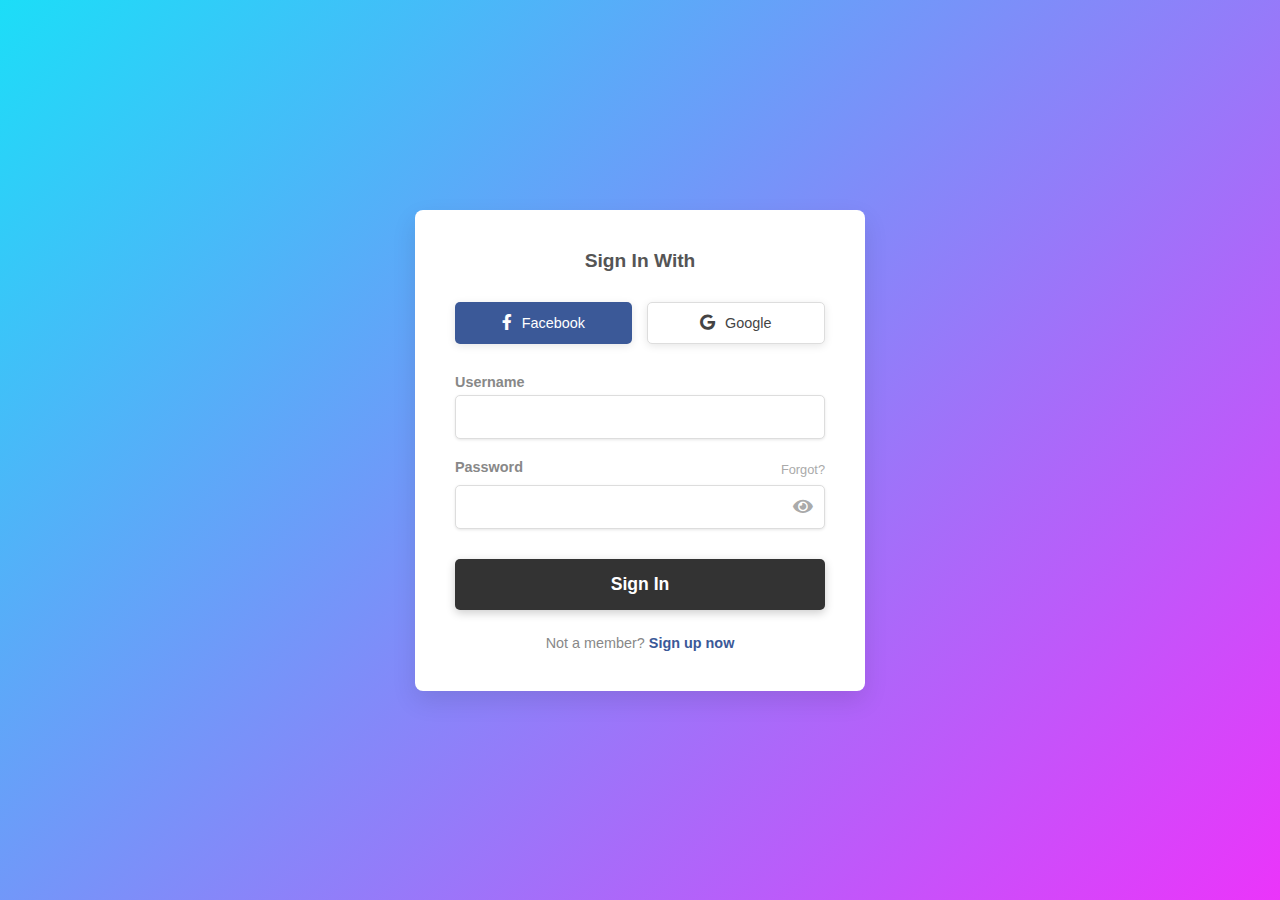
<file: problem-1/index.html>
<!DOCTYPE html>
<html lang="en">
<head>
    <meta charset="UTF-8">
    <meta name="viewport" content="width=device-width, initial-scale=1.0">
    <title>Login Screen</title>
    <link rel="stylesheet" href="https://cdnjs.cloudflare.com/ajax/libs/font-awesome/5.15.4/css/all.min.css">
    <link rel="stylesheet" href="styles.css">
</head>
<body>
    <div class="login-container">
        <h2>Sign In With</h2>

        <div class="social-login">
            <button class="social-btn facebook">
                <i class="fab fa-facebook-f"></i> Facebook
            </button>
            <button class="social-btn google">
                <i class="fab fa-google"></i> Google
            </button>
        </div>

        <form id="loginForm" novalidate>
            <div class="form-group">
                <label for="username">Username</label>
                <input type="text" id="username" name="username" required>
                <div class="error-message" id="usernameError"></div>
            </div>

            <div class="form-group">
                <div class="password-label-container">
                    <label for="password">Password</label>
                    <a href="#" class="forgot-link">Forgot?</a>
                </div>
                <div class="password-input-container">
                    <input type="password" id="password" name="password" required>
                    <button type="button" class="password-toggle" id="passwordToggle">
                        <i class="fas fa-eye" id="toggleIcon"></i>
                    </button>
                </div>
                <div class="error-message" id="passwordError"></div>
            </div>

            <button type="submit" class="login-btn">Sign In</button>
        </form>

        <div class="signup-link">
             Not a member? <a href="#">Sign up now</a>
        </div>
    </div>

    <script src="script.js"></script>
</body>
</html>
</file>
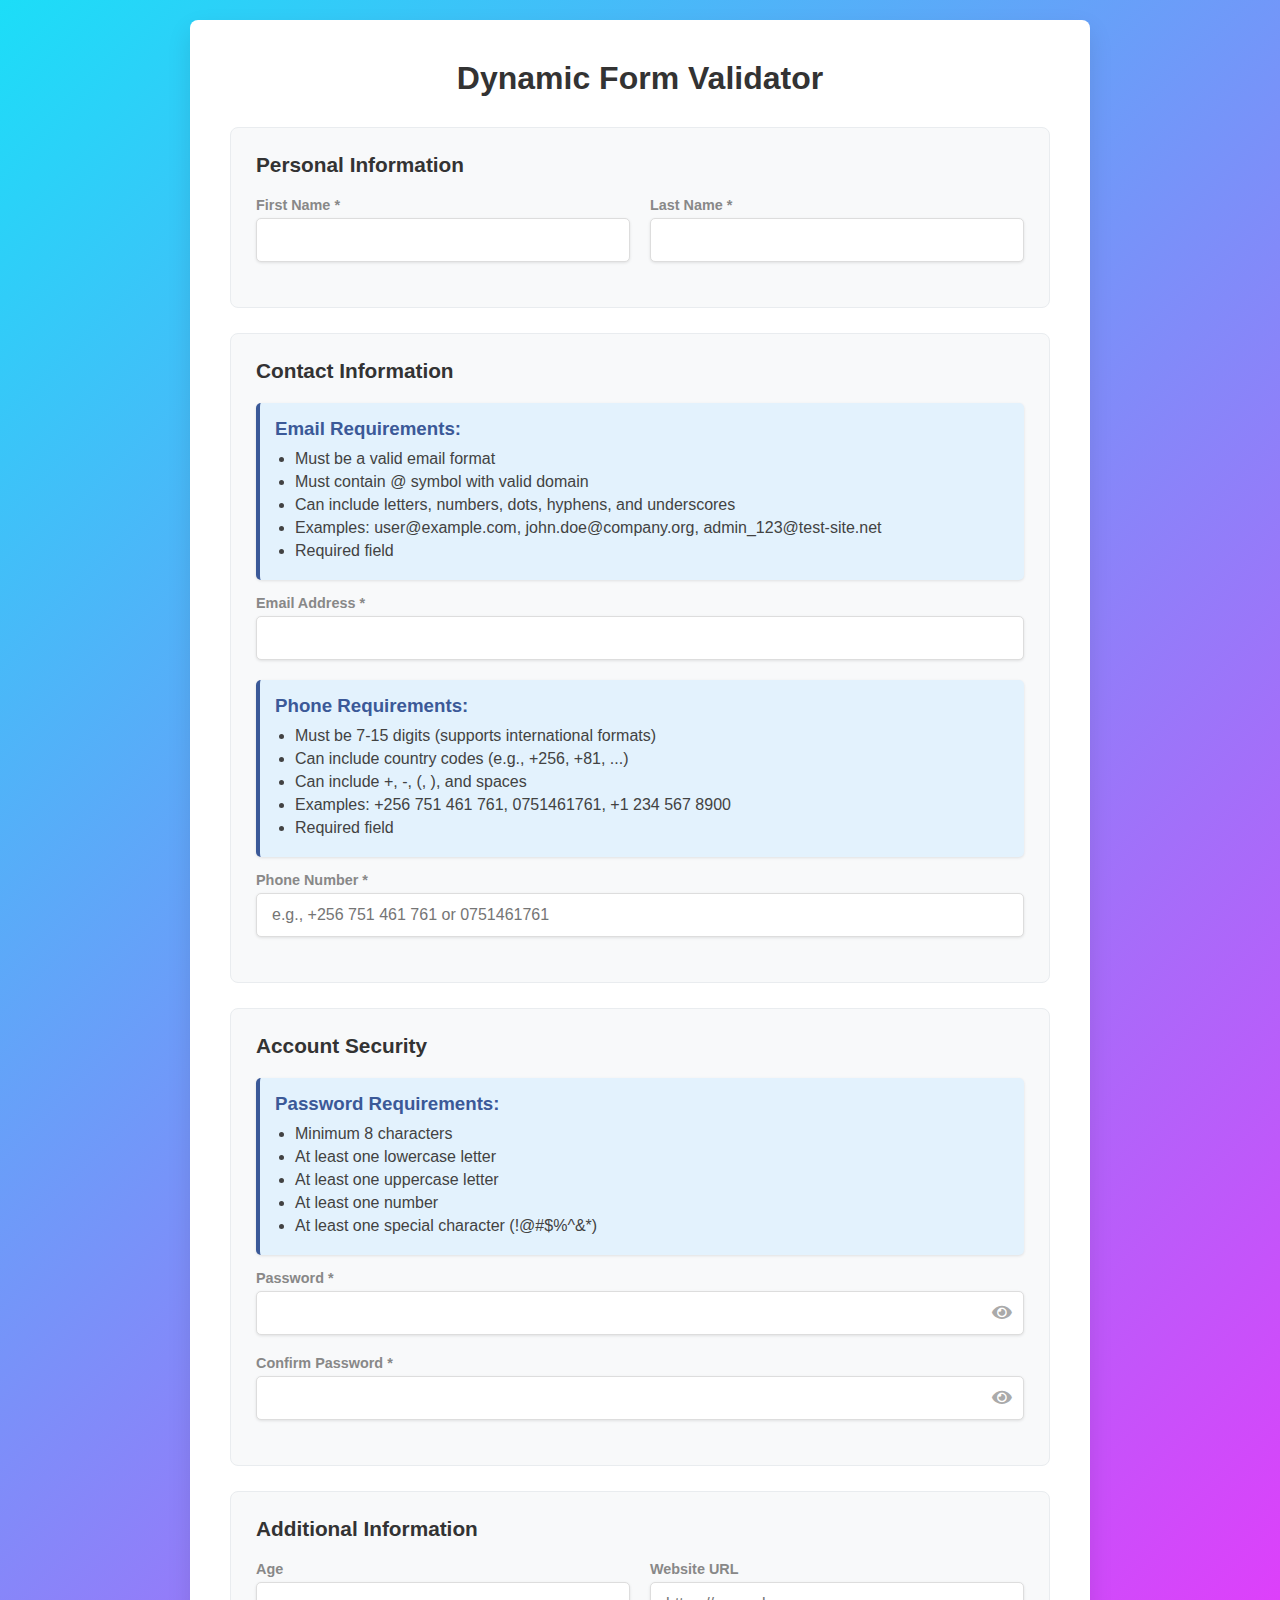
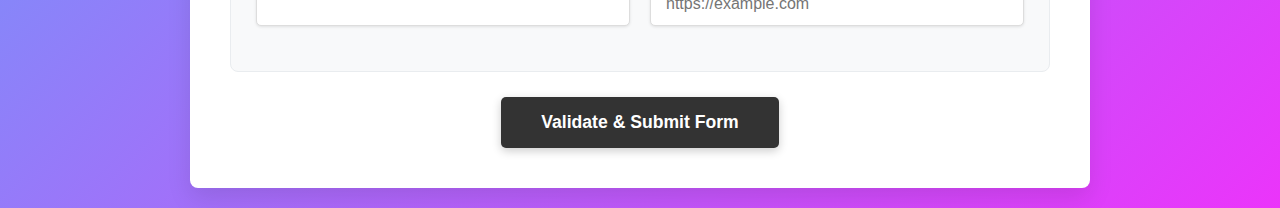
<file: problem-2/index.html>
<!DOCTYPE html>
<html lang="en">
<head>
    <meta charset="UTF-8">
    <meta name="viewport" content="width=device-width, initial-scale=1.0">
    <title>Dynamic Form Validator</title>
    <link rel="stylesheet" href="https://cdnjs.cloudflare.com/ajax/libs/font-awesome/5.15.4/css/all.min.css">
    <link rel="stylesheet" href="styles.css">
</head>
<body>
    <div class="container">
        <div class="header">
            <h1>Dynamic Form Validator</h1>
        </div>

        <div class="validation-summary" id="validationSummary">
            <h3>Validation Results</h3>
            <div id="summaryContent"></div>
        </div>

        <form id="dynamicForm" novalidate>
            <div class="form-section">
                <h2>Personal Information</h2>
                <div class="form-row">
                    <div class="form-group">
                        <label for="firstName">First Name *</label>
                        <input type="text" id="firstName" name="firstName" data-validate="firstName">
                        <div class="error-message" id="firstNameError"></div>
                        <div class="success-message" id="firstNameSuccess"></div>
                    </div>
                    <div class="form-group">
                        <label for="lastName">Last Name *</label>
                        <input type="text" id="lastName" name="lastName" data-validate="lastName">
                        <div class="error-message" id="lastNameError"></div>
                        <div class="success-message" id="lastNameSuccess"></div>
                    </div>
                </div>
            </div>

            <div class="form-section">
                <h2>Contact Information</h2>
                <div class="validation-rules">
                    <h3>Email Requirements:</h3>
                    <ul>
                        <li>Must be a valid email format</li>
                        <li>Must contain @ symbol with valid domain</li>
                        <li>Can include letters, numbers, dots, hyphens, and underscores</li>
                        <li>Examples: user@example.com, john.doe@company.org, admin_123@test-site.net</li>
                        <li>Required field</li>
                    </ul>
                </div>
                <div class="form-group">
                    <label for="email">Email Address *</label>
                    <input type="email" id="email" name="email" data-validate="email">
                    <div class="error-message" id="emailError"></div>
                    <div class="success-message" id="emailSuccess"></div>
                </div>
                
                <div class="validation-rules">
                    <h3>Phone Requirements:</h3>
                    <ul>
                        <li>Must be 7-15 digits (supports international formats)</li>
                        <li>Can include country codes (e.g., +256, +81, ...)</li>
                        <li>Can include +, -, (, ), and spaces</li>
                        <li>Examples: +256 751 461 761, 0751461761, +1 234 567 8900</li>
                        <li>Required field</li>
                    </ul>
                </div>
                <div class="form-group">
                    <label for="phone">Phone Number *</label>
                    <input type="tel" id="phone" name="phone" data-validate="phone" placeholder="e.g., +256 751 461 761 or 0751461761">
                    <div class="error-message" id="phoneError"></div>
                    <div class="success-message" id="phoneSuccess"></div>
                </div>
            </div>

            <div class="form-section">
                <h2>Account Security</h2>
                <div class="validation-rules">
                    <h3>Password Requirements:</h3>
                    <ul>
                        <li>Minimum 8 characters</li>
                        <li>At least one lowercase letter</li>
                        <li>At least one uppercase letter</li>
                        <li>At least one number</li>
                        <li>At least one special character (!@#$%^&*)</li>
                    </ul>
                </div>
                <div class="form-group">
                    <label for="password">Password *</label>
                    <div class="password-input-container">
                        <input type="password" id="password" name="password" data-validate="password">
                        <button type="button" class="password-toggle" id="passwordToggle">
                            <i class="fas fa-eye" id="passwordToggleIcon"></i>
                        </button>
                    </div>
                    <div class="error-message" id="passwordError"></div>
                    <div class="success-message" id="passwordSuccess"></div>
                </div>
                
                <div class="form-group">
                    <label for="confirmPassword">Confirm Password *</label>
                    <div class="password-input-container">
                        <input type="password" id="confirmPassword" name="confirmPassword" data-validate="confirmPassword">
                        <button type="button" class="password-toggle" id="confirmPasswordToggle">
                            <i class="fas fa-eye" id="confirmPasswordToggleIcon"></i>
                        </button>
                    </div>
                    <div class="error-message" id="confirmPasswordError"></div>
                    <div class="success-message" id="confirmPasswordSuccess"></div>
                </div>
            </div>

            <div class="form-section">
                <h2>Additional Information</h2>
                <div class="form-row">
                    <div class="form-group">
                        <label for="age">Age</label>
                        <input type="number" id="age" name="age" data-validate="age" min="13" max="120">
                        <div class="error-message" id="ageError"></div>
                        <div class="success-message" id="ageSuccess"></div>
                    </div>
                    <div class="form-group">
                        <label for="website">Website URL</label>
                        <input type="url" id="website" name="website" data-validate="website" placeholder="https://example.com">
                        <div class="error-message" id="websiteError"></div>
                        <div class="success-message" id="websiteSuccess"></div>
                    </div>
                </div>
            </div>

            <button type="submit" class="submit-btn" id="submitBtn">Validate & Submit Form</button>
        </form>
    </div>

    <script src="script.js"></script>
</body>
</html>
</file>
<file: problem-1/styles.css>
* {
    margin: 0;
    padding: 0;
    box-sizing: border-box;
}

body {
    font-family: 'Helvetica Neue', Arial, sans-serif;
    background: linear-gradient(135deg, rgb(3, 218, 247) 0%, rgb(233, 30, 250) 100%);
    background-image:
        linear-gradient(135deg, rgba(3, 218, 247, 0.9) 0%, rgba(233, 30, 250, 0.9) 100%),
        url('https://www.transparenttextures.com/patterns/maze-black.png');
    min-height: 100vh;
    display: flex;
    align-items: center;
    justify-content: center;
    padding: 20px;
}

.login-container {
    background: #fff;
    border-radius: 8px;
    box-shadow: 0 10px 25px rgba(0, 0, 0, 0.1);
    padding: 40px;
    width: 100%;
    max-width: 450px; 
    text-align: center;
}

.login-container h2 {
    font-size: 1.2em;
    font-weight: 600;
    color: #555;
    margin-bottom: 30px;
}

.social-login {
    display: flex;
    gap: 15px;
    margin-bottom: 30px;
}

.social-btn {
    flex: 1;
    padding: 12px;
    border: none;
    border-radius: 5px;
    cursor: pointer;
    transition: all 0.3s ease;
    display: flex;
    align-items: center;
    justify-content: center;
    gap: 10px;
    font-size: 0.9em;
    font-weight: 500;
    box-shadow: 0 2px 8px rgba(0, 0, 0, 0.1); 
}

.social-btn:hover {
    opacity: 0.9;
    transform: translateY(-1px); 
    box-shadow: 0 4px 12px rgba(0, 0, 0, 0.15); 
}

.social-btn .fab {
    font-size: 1.1em;
}

.social-btn.facebook {
    background-color: #3b5998;
    color: white;
}

.social-btn.google {
    background-color: #fff;
    color: #444;
    border: 1px solid #ddd;
}

#loginForm .form-group {
    margin-bottom: 20px;
    text-align: left;
}

#loginForm label {
    display: block;
    margin-bottom: 5px; 
    color: #888;
    font-size: 0.9em;
    font-weight: 600;
}

.password-label-container {
    display: flex;
    justify-content: space-between;
    align-items: center;
    margin-bottom: 5px; 
}

.password-label-container label {
    margin-bottom: 0;
}

a.forgot-link {
    font-size: 0.8em;
    color: #aaa;
    text-decoration: none;
    transition: color 0.3s;
}

a.forgot-link:hover {
    color: #555;
}

#loginForm input {
    width: 100%;
    padding: 12px 15px;
    border: 1px solid #ddd;
    border-radius: 5px;
    font-size: 1em;
    transition: all 0.3s ease; 
    box-shadow: 0 1px 3px rgba(0, 0, 0, 0.1); 
}

.password-input-container {
    position: relative;
    display: flex;
    align-items: center;
}

.password-input-container input {
    padding-right: 45px;
}

.password-toggle {
    position: absolute;
    right: 12px;
    background: none;
    border: none;
    cursor: pointer;
    color: #aaa;
    font-size: 1.1em;
    padding: 0;
    display: flex;
    align-items: center;
    justify-content: center;
    width: 20px;
    height: 20px;
    transition: color 0.3s ease;
}

.password-toggle:hover {
    color: #555;
}

.password-toggle:focus {
    outline: none;
    color: #3b5998;
}

#loginForm input:focus {
    outline: none;
    border-color: #3b5998;
    box-shadow: 0 2px 8px rgba(59, 89, 152, 0.2); 
    transform: translateY(-1px); 
}

.login-btn {
    width: 100%;
    padding: 15px;
    background: #333;
    color: white;
    border: none;
    border-radius: 5px;
    font-size: 1.1em;
    font-weight: 600;
    cursor: pointer;
    transition: all 0.3s ease; 
    margin-top: 10px;
    margin-bottom: 25px;
    box-shadow: 0 3px 10px rgba(0, 0, 0, 0.2); 
}

.login-btn:hover {
    background-color: #555;
    transform: translateY(-2px); 
    box-shadow: 0 5px 15px rgba(0, 0, 0, 0.3); 
}

.signup-link {
    font-size: 0.9em;
    color: #888;
}

.signup-link a {
    color: #3b5998;
    text-decoration: none;
    font-weight: 600;
}

.signup-link a:hover {
    text-decoration: underline;
}

.error-message {
    color: #e74c3c;
    font-size: 0.8em;
    margin-top: 5px;
    display: none;
    text-align: left;
}

#loginForm input.error {
    border-color: #e74c3c;
}
</file>
<file: problem-2/styles.css>
* {
    margin: 0;
    padding: 0;
    box-sizing: border-box;
}

body {
    font-family: 'Helvetica Neue', Arial, sans-serif;
    background: linear-gradient(135deg, rgb(3, 218, 247) 0%, rgb(233, 30, 250) 100%);
    background-image:
        linear-gradient(135deg, rgba(3, 218, 247, 0.9) 0%, rgba(233, 30, 250, 0.9) 100%),
        url('https://www.transparenttextures.com/patterns/maze-black.png');
    min-height: 100vh;
    padding: 20px;
}

.container {
    max-width: 900px;
    margin: 0 auto;
    background: #fff;
    border-radius: 8px;
    box-shadow: 0 10px 25px rgba(0, 0, 0, 0.1);
    padding: 40px;
}

.header {
    text-align: center;
    margin-bottom: 30px;
}

.header h1 {
    color: #333;
    font-size: 2em;
    font-weight: 600;
    margin-bottom: 8px;
}

.header p {
    color: #888;
    font-size: 1em;
}

.form-section {
    background: #f8f9fa;
    border-radius: 8px;
    padding: 25px;
    margin-bottom: 25px;
    border: 1px solid #e9ecef;
}

.form-section h2 {
    color: #333;
    margin-bottom: 20px;
    font-size: 1.3em;
    font-weight: 600;
}

.form-row {
    display: grid;
    grid-template-columns: repeat(auto-fit, minmax(300px, 1fr));
    gap: 20px;
}

.form-group {
    margin-bottom: 20px;
}

.form-group label {
    display: block;
    margin-bottom: 5px;
    color: #888;
    font-weight: 600;
    font-size: 0.9em;
}

.form-group input,
.form-group select,
.form-group textarea {
    width: 100%;
    padding: 12px 15px;
    border: 1px solid #ddd;
    border-radius: 5px;
    font-size: 1em;
    transition: all 0.3s ease;
    background: white;
    box-shadow: 0 1px 3px rgba(0, 0, 0, 0.1);
}

.form-group input:focus,
.form-group select:focus,
.form-group textarea:focus {
    outline: none;
    border-color: #3b5998;
    box-shadow: 0 2px 8px rgba(59, 89, 152, 0.2);
    transform: translateY(-1px);
}

.form-group input.valid {
    border-color: #28a745;
    background: #f8fff9;
}

.form-group input.invalid {
    border-color: #e74c3c;
    background: #fff5f5;
}

.error-message {
    color: #e74c3c;
    font-size: 0.8em;
    margin-top: 5px;
    display: none;
    animation: slideDown 0.3s ease;
}

.success-message {
    color: #28a745;
    font-size: 0.8em;
    margin-top: 5px;
    display: none;
    animation: slideDown 0.3s ease;
}

.password-input-container {
    position: relative;
    display: flex;
    align-items: center;
}

.password-input-container input {
    padding-right: 45px;
}

.password-toggle {
    position: absolute;
    right: 12px;
    background: none;
    border: none;
    cursor: pointer;
    color: #aaa;
    font-size: 1.1em;
    padding: 0;
    display: flex;
    align-items: center;
    justify-content: center;
    width: 20px;
    height: 20px;
    transition: color 0.3s ease;
}

.password-toggle:hover {
    color: #555;
}

.password-toggle:focus {
    outline: none;
    color: #3b5998;
}

@keyframes slideDown {
    from { opacity: 0; transform: translateY(-10px); }
    to { opacity: 1; transform: translateY(0); }
}

.validation-rules {
    background: #e3f2fd;
    border-left: 4px solid #3b5998;
    padding: 15px;
    margin-bottom: 15px;
    border-radius: 5px;
    box-shadow: 0 1px 3px rgba(0, 0, 0, 0.1);
}

.validation-rules h3 {
    color: #3b5998;
    margin-bottom: 10px;
    font-weight: 600;
}

.validation-rules ul {
    color: #424242;
    padding-left: 20px;
}

.validation-rules li {
    margin-bottom: 5px;
}

.submit-btn {
    background: #333;
    color: white;
    border: none;
    padding: 15px 40px;
    border-radius: 5px;
    font-size: 1.1em;
    font-weight: 600;
    cursor: pointer;
    transition: all 0.3s ease;
    display: block;
    margin: 25px auto 0;
    box-shadow: 0 3px 10px rgba(0, 0, 0, 0.2);
}

.submit-btn:hover {
    background-color: #555;
    transform: translateY(-2px);
    box-shadow: 0 5px 15px rgba(0, 0, 0, 0.3);
}

.submit-btn:disabled {
    background: #ccc;
    cursor: not-allowed;
    transform: none;
    box-shadow: none;
}

.validation-summary {
    background: #fff3cd;
    border: 1px solid #ffeaa7;
    border-radius: 5px;
    padding: 20px;
    margin-bottom: 20px;
    display: none;
    box-shadow: 0 1px 3px rgba(0, 0, 0, 0.1);
}

.validation-summary.success {
    background: #d4edda;
    border-color: #c3e6cb;
}

.validation-summary h3 {
    margin-bottom: 10px;
    color: #856404;
}

.validation-summary.success h3 {
    color: #155724;
}


@media (max-width: 768px) {
    .container {
        padding: 25px;
        margin: 10px;
    }
    
    .header h1 {
        font-size: 1.8em;
    }
    
    .form-row {
        grid-template-columns: 1fr;
    }
    
    .form-section {
        padding: 20px;
    }
}
</file>
